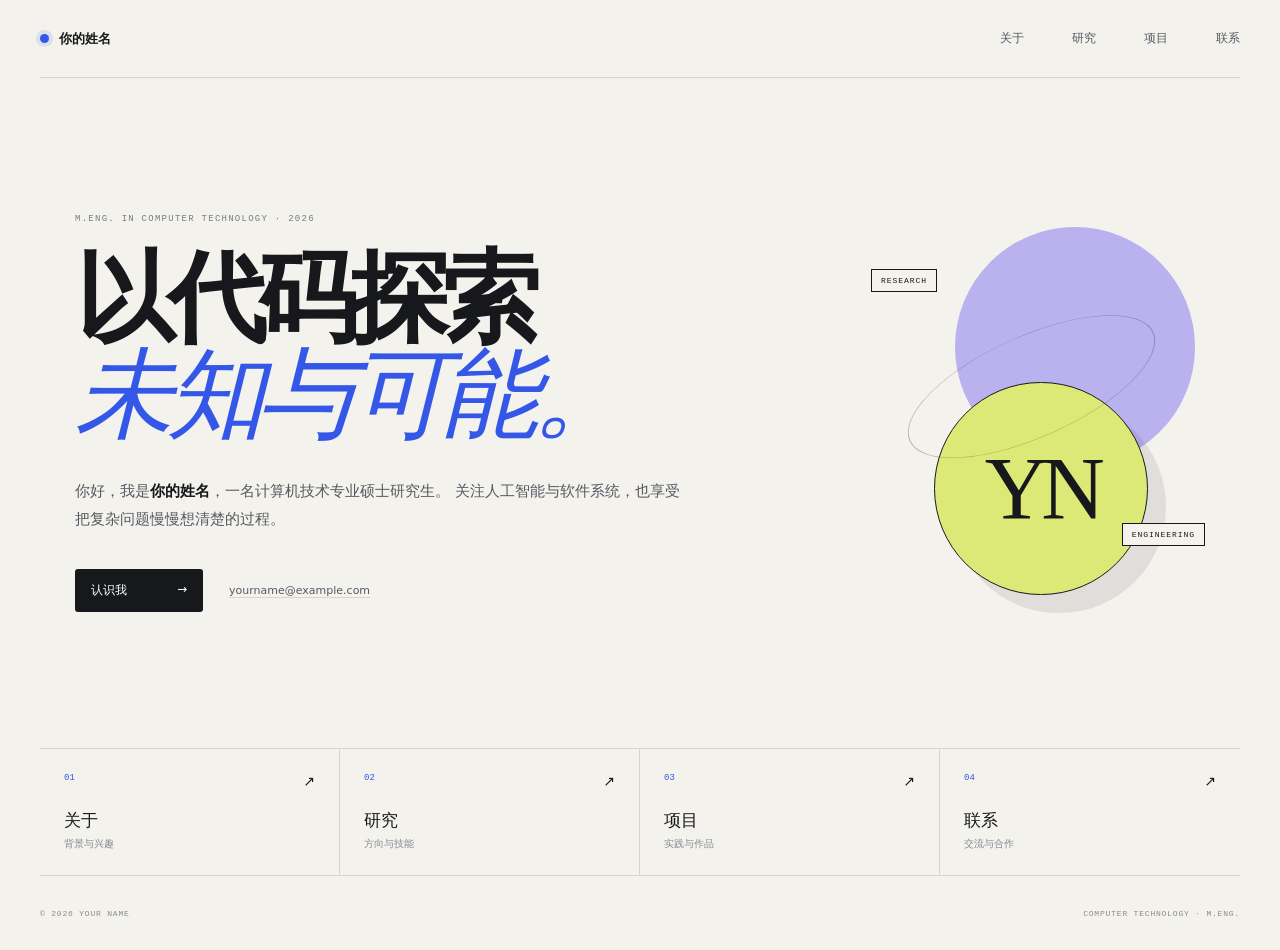
<file: index.html>
<!doctype html>
<html lang="zh-CN">
  <head>
    <meta charset="UTF-8" />
    <meta name="viewport" content="width=device-width, initial-scale=1" />
    <meta name="description" content="计算机技术硕士研究生个人主页" />
    <meta name="theme-color" content="#f4f2ed" />
    <meta property="og:title" content="你的姓名｜计算机技术硕士研究生" />
    <meta property="og:description" content="研究、工程与开源实践。" />
    <meta property="og:type" content="website" />
    <meta property="og:image" content="og.png" />
    <meta name="twitter:card" content="summary_large_image" />
    <meta name="twitter:image" content="og.png" />
    <title>你的姓名｜计算机技术硕士研究生</title>
    <link rel="stylesheet" href="styles.css" />
  </head>
  <body class="home-page">
    <header class="site-header">
      <a class="brand" href="index.html" aria-current="page">
        <span class="brand-dot"></span>
        <span>你的姓名</span>
      </a>
      <nav aria-label="主导航">
        <a href="about.html">关于</a>
        <a href="research.html">研究</a>
        <a href="projects.html">项目</a>
        <a href="contact.html">联系</a>
      </nav>
    </header>

    <main class="home-main">
      <section class="home-hero">
        <div class="hero-copy">
          <p class="kicker">M.ENG. IN COMPUTER TECHNOLOGY · 2026</p>
          <h1>以代码探索<br /><em>未知与可能。</em></h1>
          <p class="hero-intro">
            你好，我是<span>你的姓名</span>，一名计算机技术专业硕士研究生。
            关注人工智能与软件系统，也享受把复杂问题慢慢想清楚的过程。
          </p>
          <div class="hero-links">
            <a class="button" href="about.html">认识我 <span>→</span></a>
            <a class="text-link" href="mailto:yourname@example.com">yourname@example.com</a>
          </div>
        </div>

        <div class="hero-art" aria-hidden="true">
          <div class="orb orb-back"></div>
          <div class="orb orb-front"><span>YN</span></div>
          <div class="orbit"></div>
          <span class="art-note note-one">RESEARCH</span>
          <span class="art-note note-two">ENGINEERING</span>
        </div>
      </section>

      <section class="portal" aria-label="网站栏目">
        <a href="about.html">
          <span class="portal-number">01</span>
          <strong>关于</strong>
          <small>背景与兴趣</small>
          <i>↗</i>
        </a>
        <a href="research.html">
          <span class="portal-number">02</span>
          <strong>研究</strong>
          <small>方向与技能</small>
          <i>↗</i>
        </a>
        <a href="projects.html">
          <span class="portal-number">03</span>
          <strong>项目</strong>
          <small>实践与作品</small>
          <i>↗</i>
        </a>
        <a href="contact.html">
          <span class="portal-number">04</span>
          <strong>联系</strong>
          <small>交流与合作</small>
          <i>↗</i>
        </a>
      </section>
    </main>

    <footer class="site-footer home-footer">
      <span>© 2026 YOUR NAME</span>
      <span>COMPUTER TECHNOLOGY · M.ENG.</span>
    </footer>
  </body>
</html>
</file>
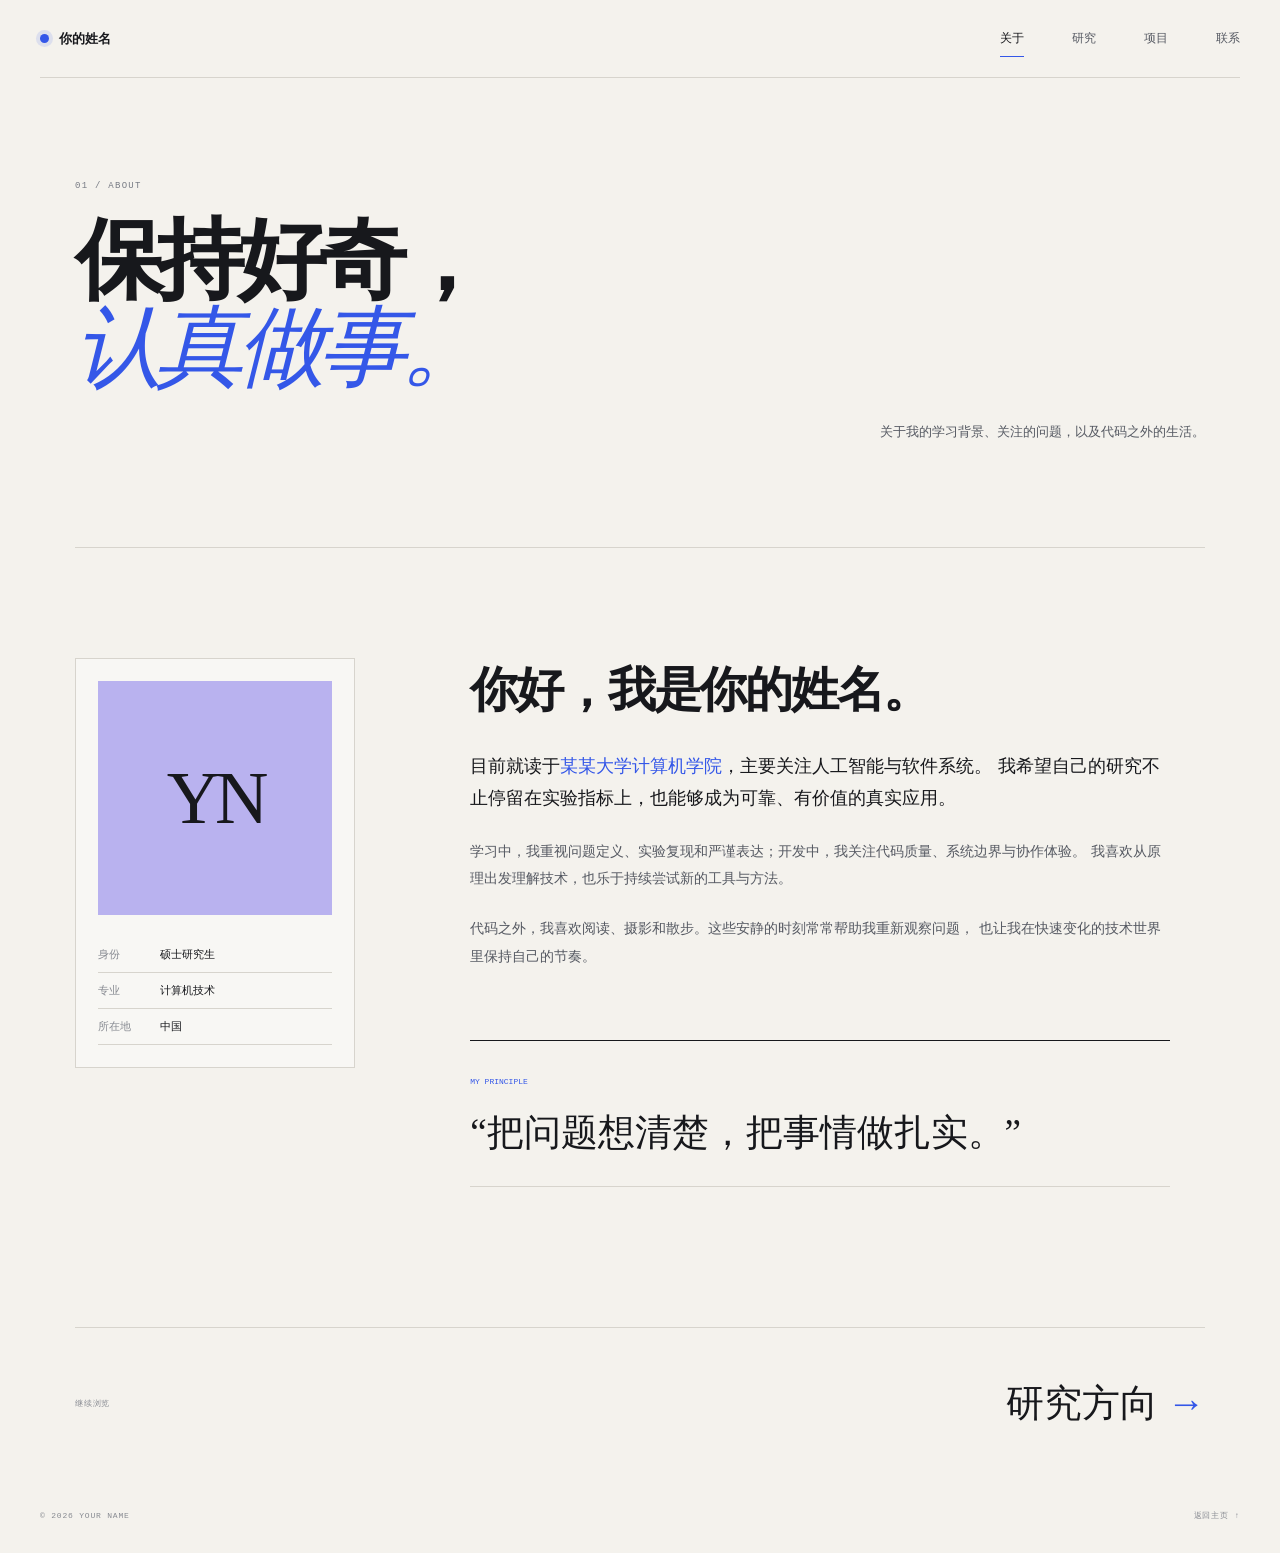
<file: about.html>
<!doctype html>
<html lang="zh-CN">
  <head>
    <meta charset="UTF-8" />
    <meta name="viewport" content="width=device-width, initial-scale=1" />
    <meta name="description" content="关于我｜计算机技术硕士研究生" />
    <title>关于｜你的姓名</title>
    <link rel="stylesheet" href="styles.css" />
  </head>
  <body>
    <header class="site-header">
      <a class="brand" href="index.html"><span class="brand-dot"></span><span>你的姓名</span></a>
      <nav aria-label="主导航">
        <a href="about.html" aria-current="page">关于</a>
        <a href="research.html">研究</a>
        <a href="projects.html">项目</a>
        <a href="contact.html">联系</a>
      </nav>
    </header>

    <main class="inner-main">
      <header class="page-hero">
        <p class="kicker">01 / ABOUT</p>
        <h1>保持好奇，<br /><em>认真做事。</em></h1>
        <p>关于我的学习背景、关注的问题，以及代码之外的生活。</p>
      </header>

      <section class="content-grid">
        <aside class="profile-panel">
          <div class="profile-monogram">YN</div>
          <dl>
            <div><dt>身份</dt><dd>硕士研究生</dd></div>
            <div><dt>专业</dt><dd>计算机技术</dd></div>
            <div><dt>所在地</dt><dd>中国</dd></div>
          </dl>
        </aside>

        <article class="prose">
          <h2>你好，我是你的姓名。</h2>
          <p class="lead-copy">
            目前就读于<span>某某大学计算机学院</span>，主要关注人工智能与软件系统。
            我希望自己的研究不止停留在实验指标上，也能够成为可靠、有价值的真实应用。
          </p>
          <p>
            学习中，我重视问题定义、实验复现和严谨表达；开发中，我关注代码质量、系统边界与协作体验。
            我喜欢从原理出发理解技术，也乐于持续尝试新的工具与方法。
          </p>
          <p>
            代码之外，我喜欢阅读、摄影和散步。这些安静的时刻常常帮助我重新观察问题，
            也让我在快速变化的技术世界里保持自己的节奏。
          </p>

          <div class="quote-block">
            <span>MY PRINCIPLE</span>
            <blockquote>“把问题想清楚，把事情做扎实。”</blockquote>
          </div>
        </article>
      </section>

      <nav class="page-next" aria-label="下一页">
        <span>继续浏览</span>
        <a href="research.html">研究方向 <b>→</b></a>
      </nav>
    </main>
    <footer class="site-footer"><span>© 2026 YOUR NAME</span><a href="index.html">返回主页 ↑</a></footer>
  </body>
</html>
</file>
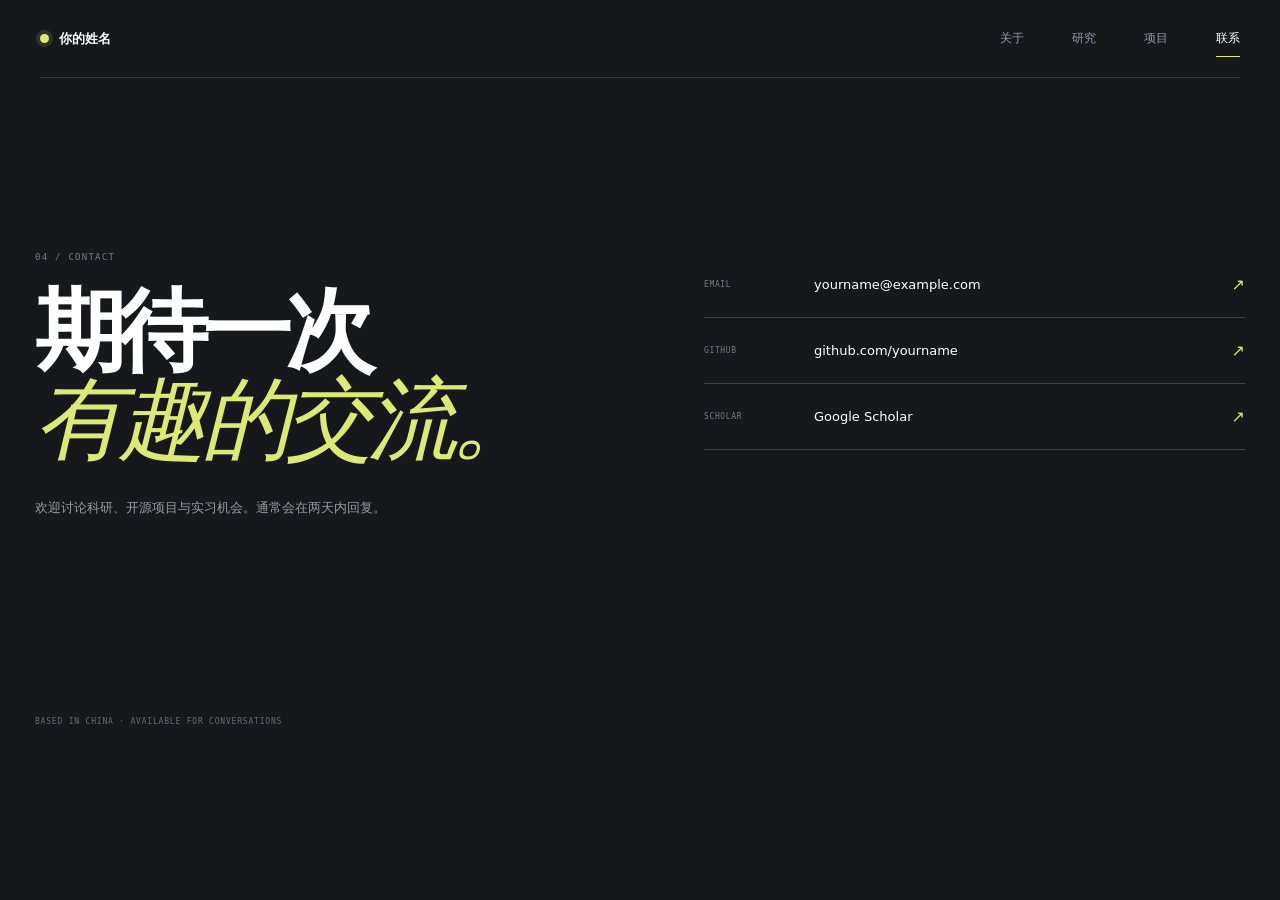
<file: contact.html>
<!doctype html>
<html lang="zh-CN">
  <head>
    <meta charset="UTF-8" />
    <meta name="viewport" content="width=device-width, initial-scale=1" />
    <meta name="description" content="联系方式" />
    <title>联系｜你的姓名</title>
    <link rel="stylesheet" href="styles.css" />
  </head>
  <body class="contact-page">
    <header class="site-header dark-header">
      <a class="brand" href="index.html"><span class="brand-dot"></span><span>你的姓名</span></a>
      <nav aria-label="主导航">
        <a href="about.html">关于</a>
        <a href="research.html">研究</a>
        <a href="projects.html">项目</a>
        <a href="contact.html" aria-current="page">联系</a>
      </nav>
    </header>

    <main class="contact-main">
      <section>
        <p class="kicker">04 / CONTACT</p>
        <h1>期待一次<br /><em>有趣的交流。</em></h1>
        <p class="contact-intro">欢迎讨论科研、开源项目与实习机会。通常会在两天内回复。</p>
      </section>

      <section class="contact-options">
        <a href="mailto:yourname@example.com">
          <span>EMAIL</span><strong>yourname@example.com</strong><i>↗</i>
        </a>
        <a href="#">
          <span>GITHUB</span><strong>github.com/yourname</strong><i>↗</i>
        </a>
        <a href="#">
          <span>SCHOLAR</span><strong>Google Scholar</strong><i>↗</i>
        </a>
      </section>

      <p class="contact-footnote">BASED IN CHINA · AVAILABLE FOR CONVERSATIONS</p>
    </main>
  </body>
</html>
</file>
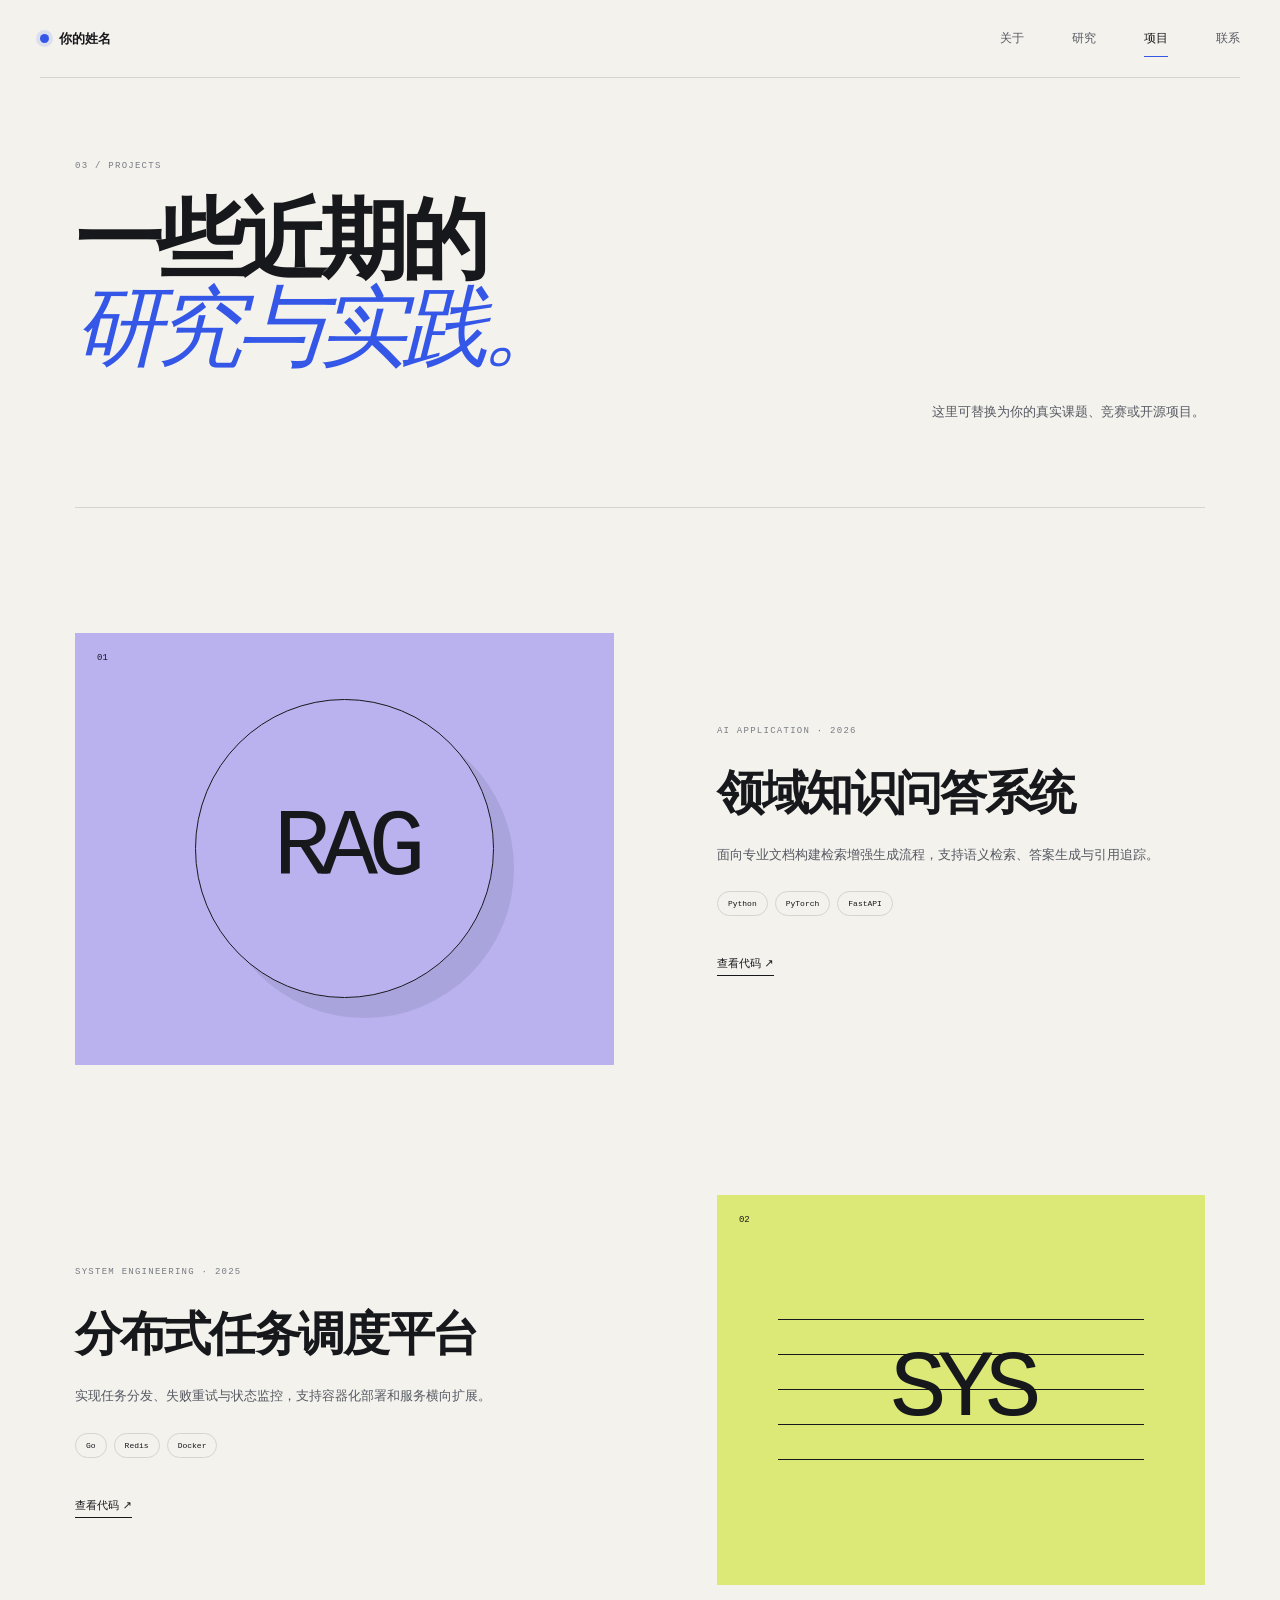
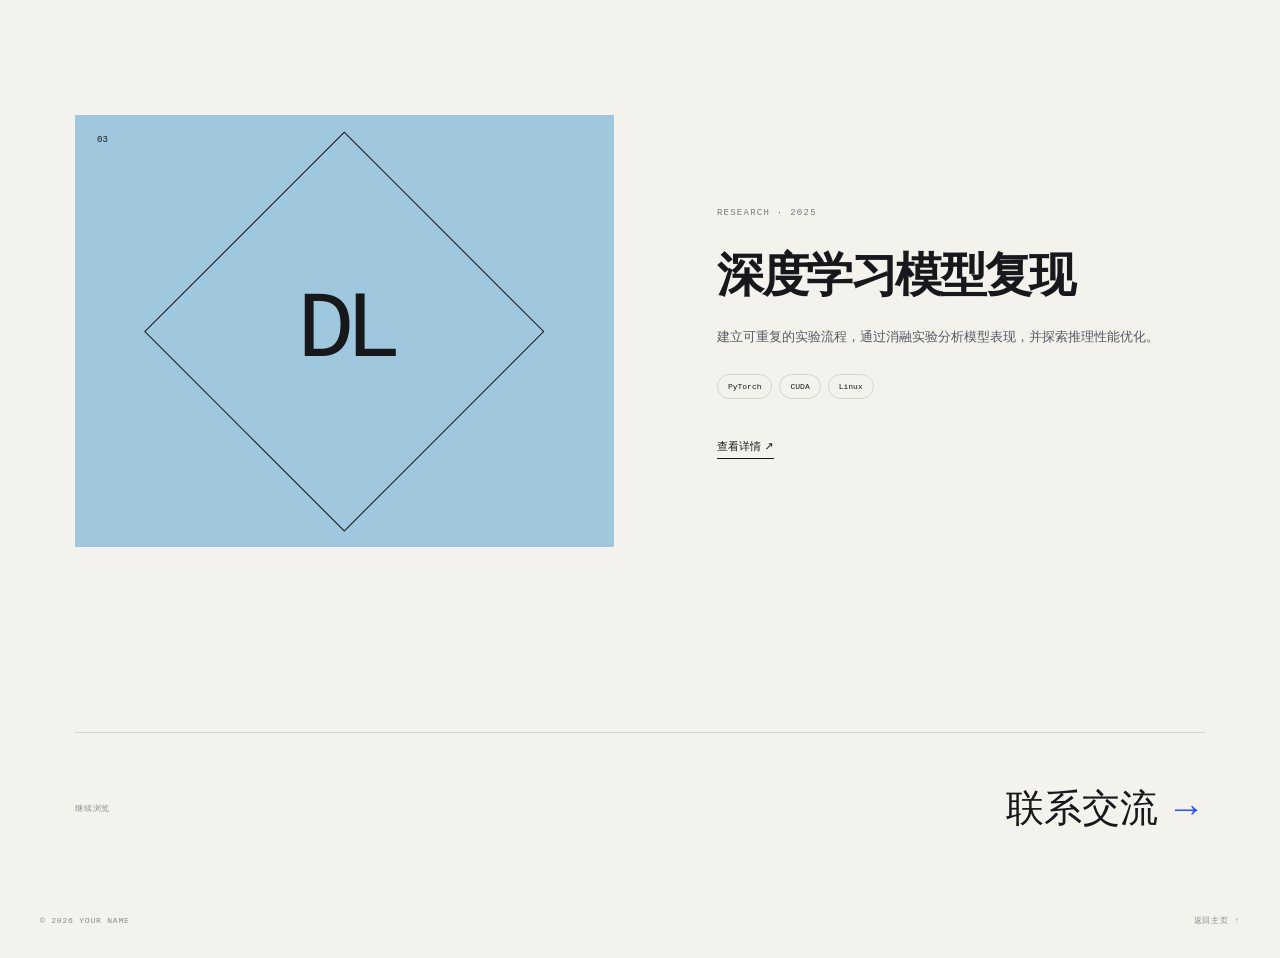
<file: projects.html>
<!doctype html>
<html lang="zh-CN">
  <head>
    <meta charset="UTF-8" />
    <meta name="viewport" content="width=device-width, initial-scale=1" />
    <meta name="description" content="研究与工程项目" />
    <title>项目｜你的姓名</title>
    <link rel="stylesheet" href="styles.css" />
  </head>
  <body>
    <header class="site-header">
      <a class="brand" href="index.html"><span class="brand-dot"></span><span>你的姓名</span></a>
      <nav aria-label="主导航">
        <a href="about.html">关于</a>
        <a href="research.html">研究</a>
        <a href="projects.html" aria-current="page">项目</a>
        <a href="contact.html">联系</a>
      </nav>
    </header>

    <main class="inner-main">
      <header class="page-hero compact-hero">
        <p class="kicker">03 / PROJECTS</p>
        <h1>一些近期的<br /><em>研究与实践。</em></h1>
        <p>这里可替换为你的真实课题、竞赛或开源项目。</p>
      </header>

      <section class="project-gallery">
        <article class="project-item">
          <div class="project-visual visual-one"><span>01</span><i>RAG</i></div>
          <div class="project-copy">
            <p class="kicker">AI APPLICATION · 2026</p>
            <h2>领域知识问答系统</h2>
            <p>面向专业文档构建检索增强生成流程，支持语义检索、答案生成与引用追踪。</p>
            <div><span>Python</span><span>PyTorch</span><span>FastAPI</span></div>
            <a href="#">查看代码 ↗</a>
          </div>
        </article>

        <article class="project-item reverse">
          <div class="project-visual visual-two"><span>02</span><i>SYS</i></div>
          <div class="project-copy">
            <p class="kicker">SYSTEM ENGINEERING · 2025</p>
            <h2>分布式任务调度平台</h2>
            <p>实现任务分发、失败重试与状态监控，支持容器化部署和服务横向扩展。</p>
            <div><span>Go</span><span>Redis</span><span>Docker</span></div>
            <a href="#">查看代码 ↗</a>
          </div>
        </article>

        <article class="project-item">
          <div class="project-visual visual-three"><span>03</span><i>DL</i></div>
          <div class="project-copy">
            <p class="kicker">RESEARCH · 2025</p>
            <h2>深度学习模型复现</h2>
            <p>建立可重复的实验流程，通过消融实验分析模型表现，并探索推理性能优化。</p>
            <div><span>PyTorch</span><span>CUDA</span><span>Linux</span></div>
            <a href="#">查看详情 ↗</a>
          </div>
        </article>
      </section>

      <nav class="page-next" aria-label="下一页">
        <span>继续浏览</span>
        <a href="contact.html">联系交流 <b>→</b></a>
      </nav>
    </main>
    <footer class="site-footer"><span>© 2026 YOUR NAME</span><a href="index.html">返回主页 ↑</a></footer>
  </body>
</html>
</file>
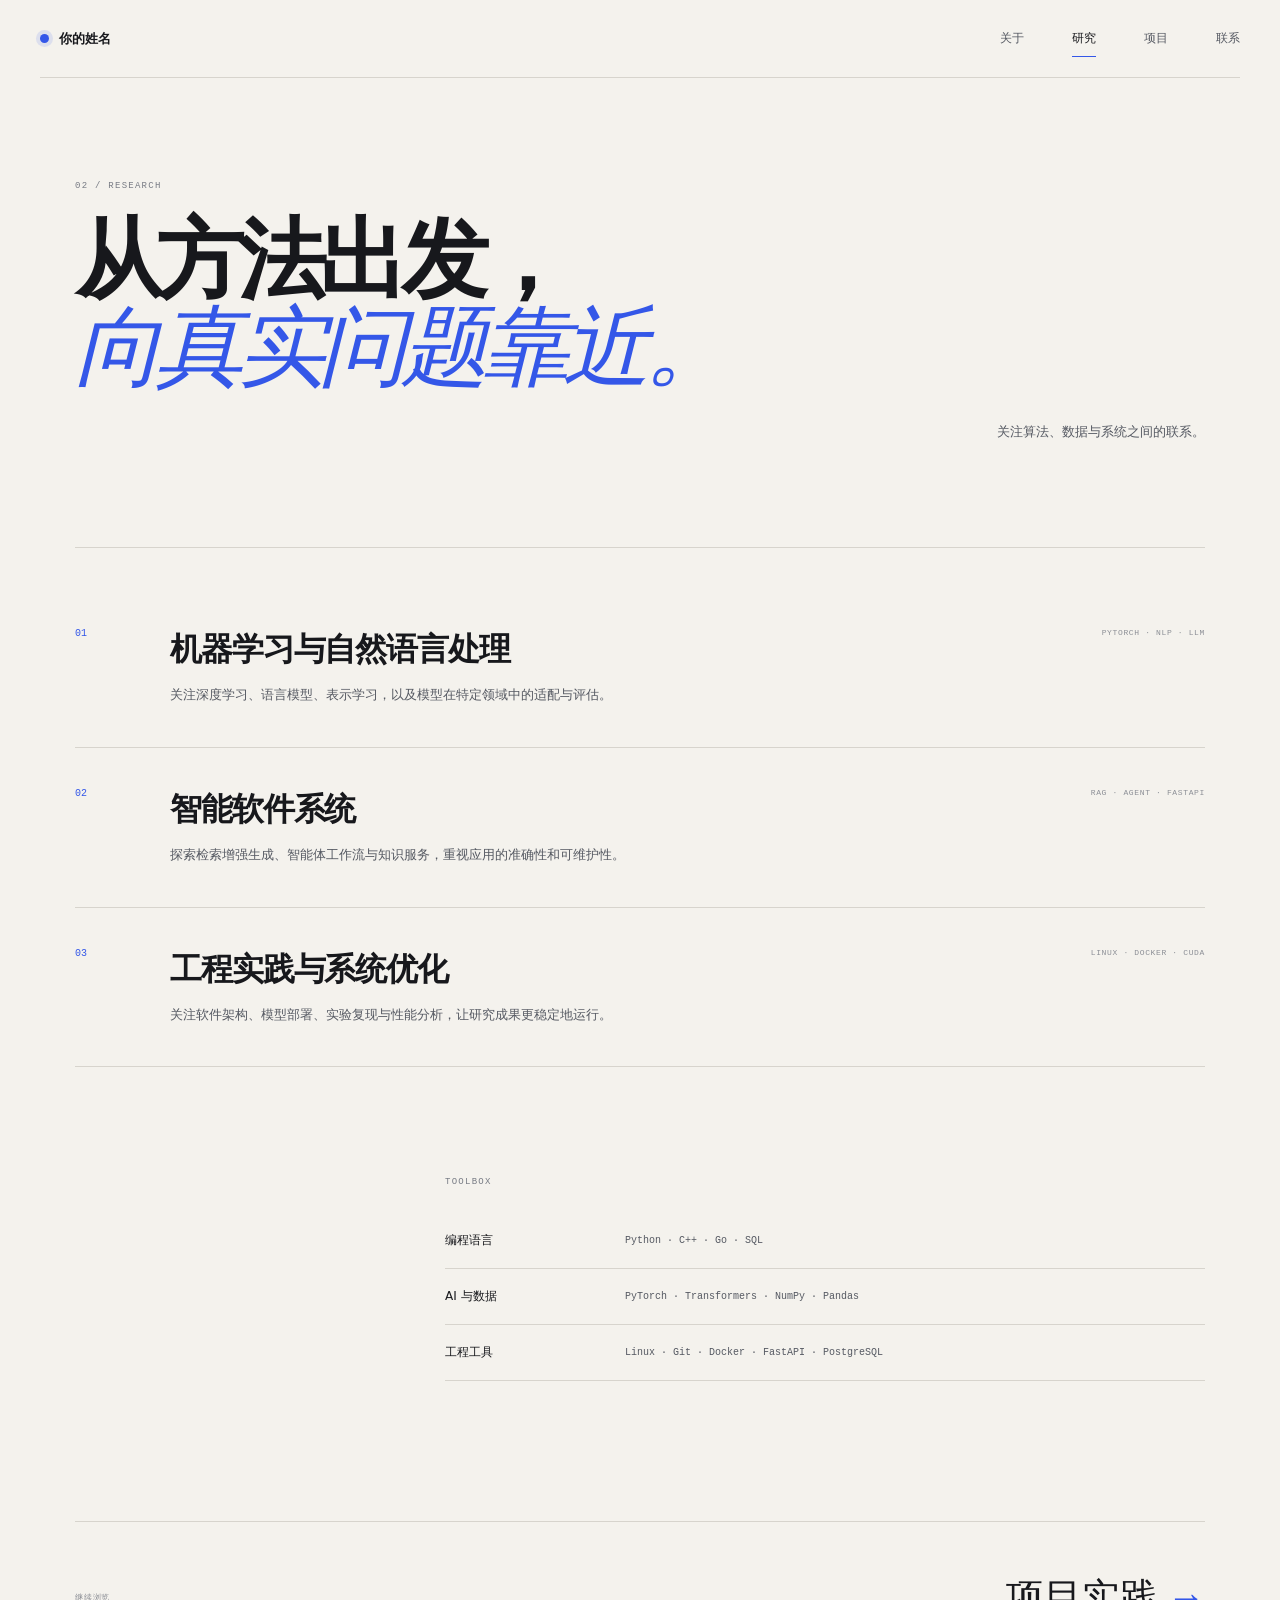
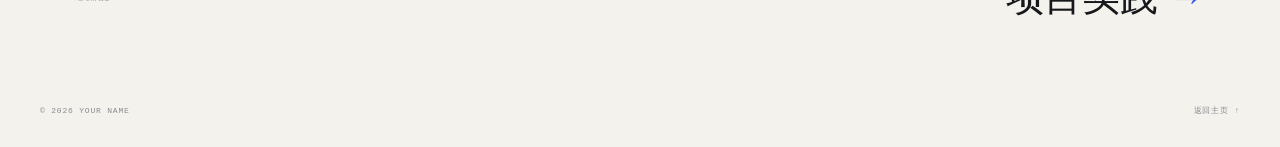
<file: research.html>
<!doctype html>
<html lang="zh-CN">
  <head>
    <meta charset="UTF-8" />
    <meta name="viewport" content="width=device-width, initial-scale=1" />
    <meta name="description" content="研究方向与技术能力" />
    <title>研究｜你的姓名</title>
    <link rel="stylesheet" href="styles.css" />
  </head>
  <body>
    <header class="site-header">
      <a class="brand" href="index.html"><span class="brand-dot"></span><span>你的姓名</span></a>
      <nav aria-label="主导航">
        <a href="about.html">关于</a>
        <a href="research.html" aria-current="page">研究</a>
        <a href="projects.html">项目</a>
        <a href="contact.html">联系</a>
      </nav>
    </header>

    <main class="inner-main">
      <header class="page-hero">
        <p class="kicker">02 / RESEARCH</p>
        <h1>从方法出发，<br /><em>向真实问题靠近。</em></h1>
        <p>关注算法、数据与系统之间的联系。</p>
      </header>

      <section class="research-list">
        <article>
          <span>01</span>
          <div><h2>机器学习与自然语言处理</h2><p>关注深度学习、语言模型、表示学习，以及模型在特定领域中的适配与评估。</p></div>
          <small>PYTORCH · NLP · LLM</small>
        </article>
        <article>
          <span>02</span>
          <div><h2>智能软件系统</h2><p>探索检索增强生成、智能体工作流与知识服务，重视应用的准确性和可维护性。</p></div>
          <small>RAG · AGENT · FASTAPI</small>
        </article>
        <article>
          <span>03</span>
          <div><h2>工程实践与系统优化</h2><p>关注软件架构、模型部署、实验复现与性能分析，让研究成果更稳定地运行。</p></div>
          <small>LINUX · DOCKER · CUDA</small>
        </article>
      </section>

      <section class="skill-section">
        <p class="kicker">TOOLBOX</p>
        <div class="skill-row"><span>编程语言</span><p>Python · C++ · Go · SQL</p></div>
        <div class="skill-row"><span>AI 与数据</span><p>PyTorch · Transformers · NumPy · Pandas</p></div>
        <div class="skill-row"><span>工程工具</span><p>Linux · Git · Docker · FastAPI · PostgreSQL</p></div>
      </section>

      <nav class="page-next" aria-label="下一页">
        <span>继续浏览</span>
        <a href="projects.html">项目实践 <b>→</b></a>
      </nav>
    </main>
    <footer class="site-footer"><span>© 2026 YOUR NAME</span><a href="index.html">返回主页 ↑</a></footer>
  </body>
</html>
</file>
<file: styles.css>
:root {
  --paper: #f4f2ed;
  --ink: #17181c;
  --soft-ink: #555962;
  --line: #d7d4cd;
  --blue: #3457e8;
  --violet: #b9b2ef;
  --lime: #dce977;
  --white: #fffefa;
  --max: 1200px;
  --sans: Inter, "PingFang SC", "Microsoft YaHei", system-ui, sans-serif;
  --serif: Georgia, "Noto Serif SC", "Songti SC", serif;
  --mono: "SFMono-Regular", Consolas, monospace;
}

* { box-sizing: border-box; }
html { scroll-behavior: smooth; }

body {
  margin: 0;
  background: var(--paper);
  color: var(--ink);
  font-family: var(--sans);
  -webkit-font-smoothing: antialiased;
}

a { color: inherit; text-decoration: none; }
em { font-family: var(--serif); font-weight: 400; }

.site-header,
.site-footer,
.home-main,
.inner-main {
  width: min(calc(100% - 40px), var(--max));
  margin-inline: auto;
}

.site-header {
  display: flex;
  height: 78px;
  align-items: center;
  justify-content: space-between;
  border-bottom: 1px solid var(--line);
}

.brand { display: flex; align-items: center; gap: 10px; font-size: 13px; font-weight: 650; }

.brand-dot {
  width: 9px;
  height: 9px;
  border-radius: 50%;
  background: var(--blue);
  box-shadow: 0 0 0 4px rgba(52, 87, 232, .12);
}

.site-header nav { display: flex; gap: clamp(20px, 4vw, 48px); }
.site-header nav a { position: relative; color: var(--soft-ink); font-size: 12px; }
.site-header nav a::after { position: absolute; right: 0; bottom: -10px; left: 0; height: 1px; background: var(--blue); content: ""; transform: scaleX(0); transition: transform .2s ease; }
.site-header nav a:hover::after,
.site-header nav a[aria-current="page"]::after { transform: scaleX(1); }
.site-header nav a[aria-current="page"] { color: var(--ink); }

.home-hero {
  display: grid;
  min-height: calc(100vh - 230px);
  grid-template-columns: minmax(0, 1.35fr) minmax(310px, .65fr);
  align-items: center;
  gap: clamp(60px, 8vw, 120px);
  padding: clamp(70px, 10vh, 110px) clamp(0px, 3vw, 35px);
}

.kicker { margin: 0 0 26px; color: #777b84; font: 9px var(--mono); letter-spacing: .14em; }

.home-hero h1,
.page-hero h1,
.contact-main h1 {
  margin: 0;
  font-size: clamp(58px, 7.7vw, 100px);
  font-weight: 600;
  letter-spacing: -.075em;
  line-height: .98;
}

.home-hero h1 em,
.page-hero h1 em { color: var(--blue); }

.hero-intro {
  max-width: 610px;
  margin: 34px 0 0;
  color: var(--soft-ink);
  font-size: 15px;
  line-height: 1.85;
}

.hero-intro span { color: var(--ink); font-weight: 600; }
.hero-links { display: flex; flex-wrap: wrap; align-items: center; gap: 26px; margin-top: 36px; }

.button {
  display: flex;
  min-width: 128px;
  justify-content: space-between;
  padding: 13px 16px;
  border-radius: 3px;
  background: var(--ink);
  color: white;
  font-size: 12px;
  transition: transform .2s ease;
}

.button:hover { transform: translateY(-2px); }
.text-link { color: var(--soft-ink); font-size: 11px; border-bottom: 1px solid var(--line); }

.hero-art { position: relative; min-height: 380px; }
.orb { position: absolute; border-radius: 50%; }
.orb-back { top: 1%; right: 3%; width: 72%; aspect-ratio: 1; background: var(--violet); filter: blur(.1px); }
.orb-front { right: 17%; bottom: 2%; display: grid; width: 64%; aspect-ratio: 1; place-items: center; border: 1px solid var(--ink); background: var(--lime); box-shadow: 18px 18px 0 rgba(23,24,28,.09); }
.orb-front span { font-family: var(--serif); font-size: clamp(60px, 7vw, 88px); letter-spacing: -.08em; }
.orbit { position: absolute; top: 8%; right: 12%; width: 80%; aspect-ratio: 1; border: 1px solid rgba(23,24,28,.28); border-radius: 50%; transform: rotate(-24deg) scaleY(.38); }
.art-note { position: absolute; padding: 6px 9px; border: 1px solid var(--ink); background: var(--paper); font: 8px var(--mono); letter-spacing: .12em; }
.note-one { top: 12%; left: 0; }
.note-two { right: 0; bottom: 15%; }

.portal { display: grid; grid-template-columns: repeat(4, 1fr); border-top: 1px solid var(--line); border-bottom: 1px solid var(--line); }
.portal a { position: relative; min-height: 126px; padding: 24px; border-right: 1px solid var(--line); transition: background-color .25s ease, color .25s ease; }
.portal a:last-child { border-right: 0; }
.portal a:hover { background: var(--ink); color: white; }
.portal-number { display: block; margin-bottom: 26px; color: var(--blue); font: 9px var(--mono); }
.portal strong { font-size: 17px; font-weight: 550; }
.portal small { display: block; margin-top: 5px; color: #858991; font-size: 10px; }
.portal i { position: absolute; top: 24px; right: 24px; font-style: normal; font-size: 14px; }

.site-footer { display: flex; min-height: 74px; align-items: center; justify-content: space-between; color: #878a91; font: 8px var(--mono); letter-spacing: .1em; }

.inner-main { padding: 0 clamp(0px, 3vw, 35px); }

.page-hero {
  display: grid;
  min-height: 470px;
  align-content: center;
  padding: 75px 0;
  border-bottom: 1px solid var(--line);
}

.page-hero h1 { max-width: 900px; font-size: clamp(52px, 7vw, 88px); }
.page-hero > p:last-child { max-width: 460px; margin: 30px 0 0 auto; color: var(--soft-ink); font-size: 13px; line-height: 1.75; }
.compact-hero { min-height: 430px; }

.content-grid { display: grid; grid-template-columns: 280px minmax(0, 1fr); gap: clamp(55px, 9vw, 130px); padding: 110px 0 140px; }
.profile-panel { align-self: start; padding: 22px; border: 1px solid var(--line); background: rgba(255,255,255,.35); }
.profile-monogram { display: grid; aspect-ratio: 1; place-items: center; background: var(--violet); font-family: var(--serif); font-size: 74px; letter-spacing: -.07em; }
.profile-panel dl { margin: 22px 0 0; }
.profile-panel dl div { display: grid; grid-template-columns: 62px 1fr; padding: 10px 0; border-bottom: 1px solid var(--line); font-size: 11px; }
.profile-panel dt { color: #888b92; }
.profile-panel dd { margin: 0; }

.prose { max-width: 700px; }
.prose h2 { margin: 0 0 28px; font-size: clamp(34px, 4vw, 48px); letter-spacing: -.045em; }
.prose p { margin: 0 0 23px; color: var(--soft-ink); font-size: 14px; line-height: 1.95; }
.prose .lead-copy { color: var(--ink); font-size: 18px; line-height: 1.8; }
.lead-copy span { color: var(--blue); }
.quote-block { margin-top: 70px; padding: 28px 0; border-top: 1px solid var(--ink); border-bottom: 1px solid var(--line); }
.quote-block span { color: var(--blue); font: 8px var(--mono); }
.quote-block blockquote { margin: 20px 0 0; font-family: var(--serif); font-size: clamp(25px, 3vw, 37px); }

.research-list { padding: 40px 0 110px; }
.research-list article { display: grid; grid-template-columns: 65px 1fr 220px; gap: 30px; padding: 40px 0; border-bottom: 1px solid var(--line); }
.research-list article > span { color: var(--blue); font: 10px var(--mono); }
.research-list h2 { margin: 0 0 12px; font-size: clamp(22px, 2.7vw, 32px); letter-spacing: -.035em; }
.research-list p { max-width: 650px; margin: 0; color: var(--soft-ink); font-size: 13px; line-height: 1.75; }
.research-list small { color: #8c8f96; font: 8px var(--mono); text-align: right; letter-spacing: .08em; }

.skill-section { max-width: 760px; margin: 0 0 140px auto; }
.skill-row { display: grid; grid-template-columns: 150px 1fr; gap: 30px; padding: 19px 0; border-bottom: 1px solid var(--line); }
.skill-row span { font-size: 12px; }
.skill-row p { margin: 0; color: var(--soft-ink); font: 10px var(--mono); line-height: 1.7; }

.project-gallery { padding: 60px 0 120px; }
.project-item { display: grid; grid-template-columns: 1.05fr .95fr; gap: clamp(45px, 8vw, 105px); align-items: center; padding: 65px 0; }
.project-item.reverse .project-visual { order: 2; }
.project-visual { position: relative; display: grid; aspect-ratio: 1.25; place-items: center; overflow: hidden; }
.project-visual > span { position: absolute; top: 20px; left: 22px; font: 9px var(--mono); }
.project-visual i { position: relative; z-index: 2; font: 500 clamp(50px, 8vw, 95px) var(--mono); letter-spacing: -.1em; }
.visual-one { background: var(--violet); }
.visual-one::after { position: absolute; width: 55%; aspect-ratio: 1; border: 1px solid var(--ink); border-radius: 50%; content: ""; box-shadow: 20px 20px 0 rgba(23,24,28,.09); }
.visual-two { background: var(--lime); }
.visual-two::after { position: absolute; width: 75%; height: 1px; background: var(--ink); content: ""; box-shadow: 0 -35px 0 var(--ink), 0 35px 0 var(--ink), 0 -70px 0 var(--ink), 0 70px 0 var(--ink); }
.visual-three { background: #9fc8de; }
.visual-three::after { position: absolute; width: 52%; aspect-ratio: 1; border: 1px solid var(--ink); content: ""; transform: rotate(45deg); }
.project-copy h2 { margin: 0 0 18px; font-size: clamp(30px, 4vw, 47px); letter-spacing: -.05em; }
.project-copy > p:not(.kicker) { color: var(--soft-ink); font-size: 13px; line-height: 1.8; }
.project-copy > div { display: flex; flex-wrap: wrap; gap: 7px; margin: 25px 0 36px; }
.project-copy > div span { padding: 7px 10px; border: 1px solid var(--line); border-radius: 99px; font: 8px var(--mono); }
.project-copy > a { padding-bottom: 5px; border-bottom: 1px solid var(--ink); font-size: 11px; }

.page-next { display: flex; align-items: center; justify-content: space-between; padding: 50px 0; border-top: 1px solid var(--line); }
.page-next > span { color: #898c93; font: 8px var(--mono); letter-spacing: .1em; }
.page-next a { font-family: var(--serif); font-size: clamp(25px, 3vw, 38px); }
.page-next b { color: var(--blue); font-weight: 400; }

.contact-page { min-height: 100vh; background: var(--ink); color: white; }
.dark-header { border-color: rgba(255,255,255,.14); }
.dark-header .brand-dot { background: var(--lime); box-shadow: 0 0 0 4px rgba(220,233,119,.12); }
.dark-header nav a { color: #9699a2; }
.dark-header nav a[aria-current="page"] { color: white; }
.dark-header nav a::after { background: var(--lime); }
.contact-main { display: grid; min-height: calc(100vh - 78px); grid-template-columns: 1fr 1fr; align-content: center; gap: clamp(60px, 10vw, 150px); padding: 80px clamp(0px, 3vw, 35px); }
.contact-main h1 { font-size: clamp(54px, 7vw, 90px); }
.contact-main h1 em { color: var(--lime); }
.contact-intro { max-width: 450px; margin: 32px 0 0; color: #979aa3; font-size: 13px; line-height: 1.8; }
.contact-options a { display: grid; grid-template-columns: 90px 1fr auto; gap: 20px; align-items: center; padding: 23px 0; border-bottom: 1px solid rgba(255,255,255,.18); }
.contact-options a > span { color: #767982; font: 8px var(--mono); letter-spacing: .08em; }
.contact-options strong { font-size: 13px; font-weight: 450; }
.contact-options i { color: var(--lime); font-style: normal; }
.contact-footnote { grid-column: 1 / -1; align-self: end; margin: 70px 0 0; color: #686b73; font: 8px var(--mono); letter-spacing: .1em; }

@media (max-width: 800px) {
  .home-hero { grid-template-columns: 1fr; }
  .hero-art { display: none; }
  .portal { grid-template-columns: repeat(2, 1fr); }
  .portal a:nth-child(2) { border-right: 0; }
  .portal a:nth-child(-n+2) { border-bottom: 1px solid var(--line); }
  .content-grid { grid-template-columns: 1fr; }
  .profile-panel { max-width: 280px; }
  .research-list article { grid-template-columns: 45px 1fr; }
  .research-list small { grid-column: 2; text-align: left; }
  .project-item { grid-template-columns: 1fr; }
  .project-item.reverse .project-visual { order: 0; }
  .contact-main { grid-template-columns: 1fr; }
}

@media (max-width: 520px) {
  .site-header, .site-footer, .home-main, .inner-main { width: min(calc(100% - 30px), var(--max)); }
  .brand span:last-child { display: none; }
  .site-header nav { gap: 18px; }
  .site-header nav a { font-size: 11px; }
  .home-hero { min-height: 600px; padding-block: 70px; }
  .home-hero h1, .page-hero h1, .contact-main h1 { font-size: 50px; }
  .portal a { min-height: 112px; padding: 18px; }
  .portal i { top: 18px; right: 18px; }
  .page-hero { min-height: 400px; }
  .page-hero > p:last-child { margin-left: 0; }
  .research-list article { grid-template-columns: 1fr; }
  .research-list small { grid-column: 1; }
  .skill-row { grid-template-columns: 1fr; gap: 9px; }
  .project-item { padding: 40px 0; }
  .contact-options a { grid-template-columns: 68px 1fr auto; }
  .contact-options strong { font-size: 11px; }
}

@media (prefers-reduced-motion: reduce) {
  * { scroll-behavior: auto !important; transition: none !important; }
}
</file>
